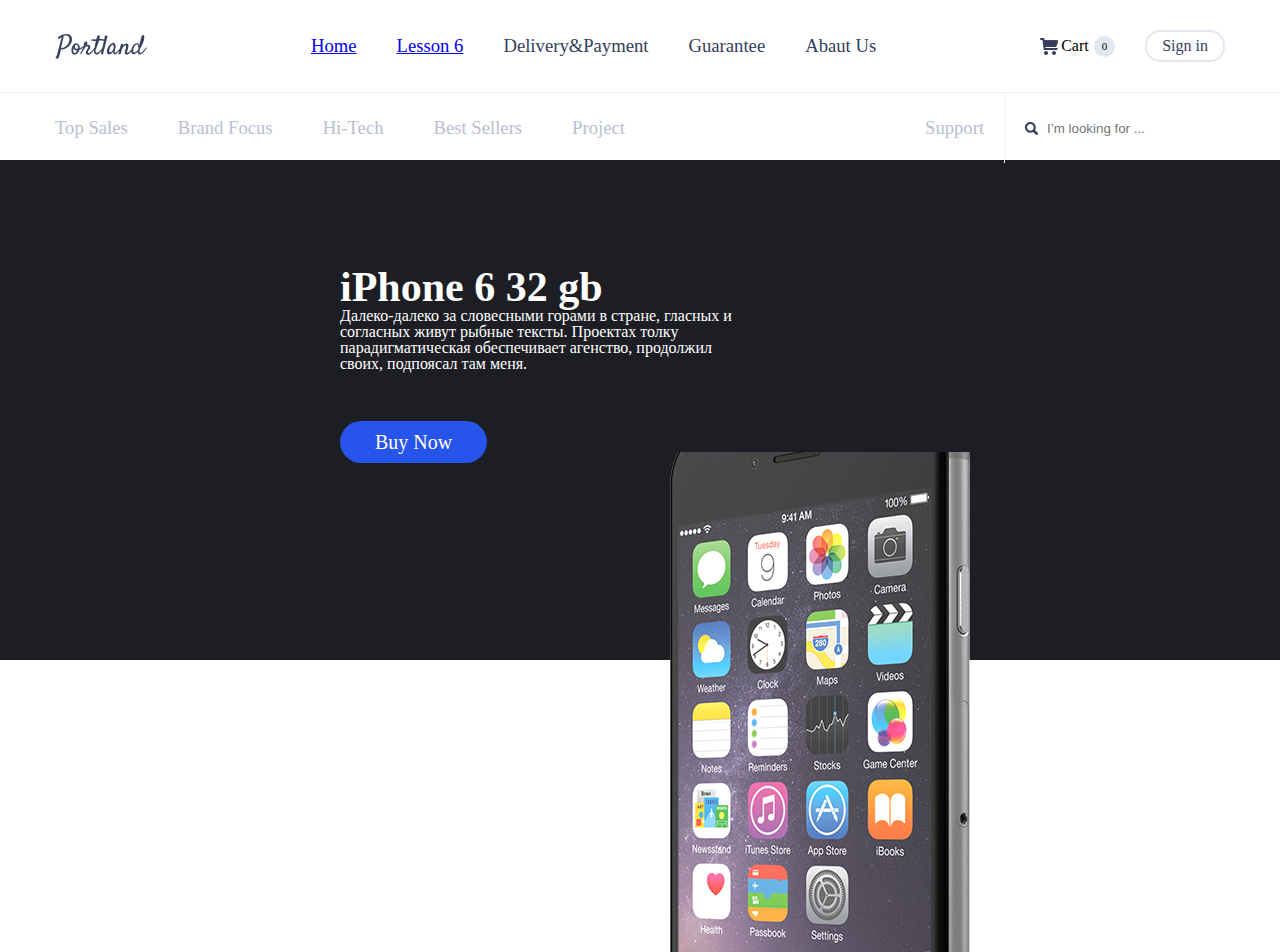
<file: index.html>
<!DOCTYPE html>
<html lang="en">
<head>
	<meta charset="UTF-8">
	<title>iPhone 6</title>
	<link rel="stylesheet" href="css/style.css">
</head>
<body>
	<header class="header">
		<div class="container">
			<div class="block__header">
				<img src="img/logo/logo.png" alt="Логотип Компании">
				<ul class="header__top__navigate">
					<li><a href="index.html">Home</a></li>
					<li><a href="lesson_6_bootsrap.html">Lesson 6</a></li>
					<li>Delivery&amp;Payment</li>
					<li>Guarantee</li>
					<li>Abaut Us</li>
				</ul>
				<div class="header__cart">
					<img src="img/cart/shopping_cart.png" alt="">
					<span class="header__cart__span">Cart</span>
					<span class="header__cart__price">0</span>
					<a href="#">Sign in</a>
				</div>
			</div>
		</div>
		<div class="navigate__bottom">
			<nav>
				<ul>
					<li><a href="#">Top Sales</a></li>
					<li><a href="#">Brand Focus</a></li>
					<li><a href="#">Hi-Tech</a></li>
					<li><a href="#">Best Sellers</a></li>
					<li><a href="#">Project</a></li>
				</ul>
			</nav>
			<div class="support search">
				<span class="navigate__support"><a href="#">Support</a></span>
				<form action="URL" class="form">
				<img src="../img/search/search-icon.png" alt="">
					<input type="search" placeholder="I’m looking for ...">
				</form>
			</div>
		</div>
	</header>
		<main class="main">
			<div class="main__block">
				<h1>iPhone 6 32 gb</h1>
				<div class="main__desription">
					<p>Далеко-далеко за словесными горами в стране, гласных и согласных живут рыбные тексты. Проектах толку парадигматическая обеспечивает агенство, продолжил своих, подпоясал там меня.</p>
				</div>
				<div class="main__shop__phone">
					<a href="#">Buy Now</a>
				</div>
			</div>
			<div class="main__phone">
				
			</div>
				
			
		</main>

</body>
</html>
</file>
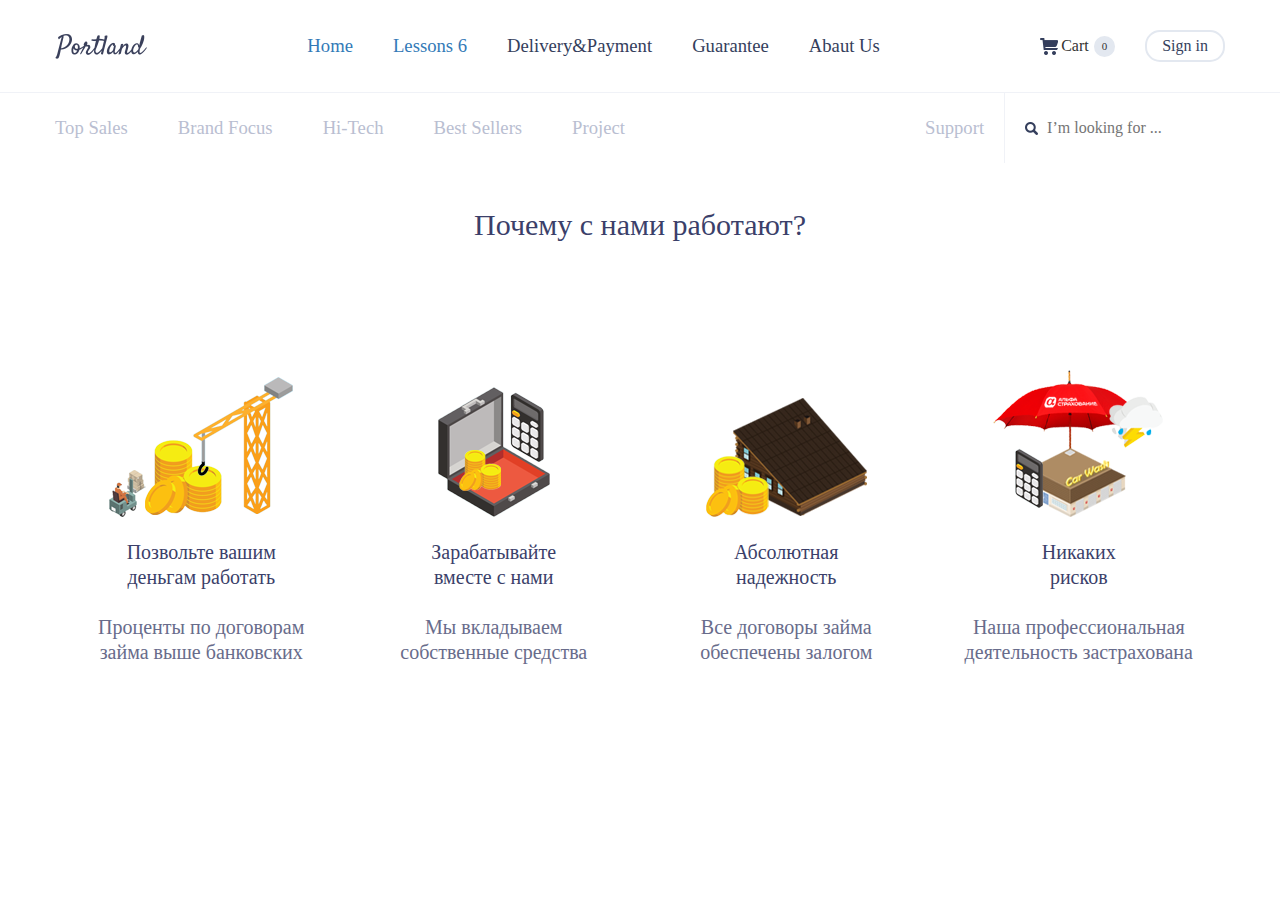
<file: lesson_6_bootsrap.html>
<!DOCTYPE html>
<html lang="en">
<head>
	<meta charset="UTF-8">
	<title>Сетки </title>
	<link rel="stylesheet" href="css/bootstrap.css">
	<link rel="stylesheet" href="css/bootstrap-theme.css">
	<link rel="stylesheet" href="css/lesson_6.css">
</head>
<body>
	<header class="header">
		<div class="header_container">
			<div class="block_header">
				<img src="img/logo/logo.png" alt="Логотип Компании">
				<ul class="header_navigate">
					<li><a href="index.html">Home</a></li>
					<li><a href="lesson_6_bootsrap.html">Lessons 6</a></li>
					<li>Delivery&amp;Payment</li>
					<li>Guarantee</li>
					<li>Abaut Us</li>
				</ul>
				<div class="header_cart">
					<img src="img/cart/shopping_cart.png" alt="">
					<span class="header_cart_span">Cart</span>
					<span class="header_cart_price">0</span>
					<a href="#">Sign in</a>
				</div>
			</div>
		</div>
		<div class="navigate">
			<nav>
				<ul>
					<li><a href="#">Top Sales</a></li>
					<li><a href="#">Brand Focus</a></li>
					<li><a href="#">Hi-Tech</a></li>
					<li><a href="#">Best Sellers</a></li>
					<li><a href="#">Project</a></li>
				</ul>
			</nav>
			<div class="support_search">
				<span class="navigate_support"><a href="#">Support</a></span>
				<form action="URL" class="form">
				<img src="../img/search/search-icon.png" alt="">
					<input type="search" placeholder="I’m looking for ...">
				</form>
			</div>
		</div>
	</header>
	<main class="main">
		<div class="block_top_main">
			<h1>Почему с нами работают?</h1>
		</div>
		<div class="container">
			<div class="row">
				<div class="col-lg-3">
					<img src="img/cash_1.png" alt="" class="block-img__1">
					<p>Позвольте вашим<br>деньгам работать</p>
					<span>Проценты по договорам<br>займа выше банковских</span>
				</div>
				<div class="col-lg-3">
					<img src="img/cash_2.png" alt="" class="block-img__2">
					<p>Зарабатывайте<br>вместе с нами</p>
					<span>Мы вкладываем<br>собственные средства</span>
				</div>
				<div class="col-lg-3">
					<img src="img/cash_3.png" alt="" class="block-img__3">
					<p>Абсолютная<br>надежность</p>
					<span>Все договоры займа<br>обеспечены залогом</span>
				</div>
				<div class="col-lg-3">
					<img src="img/cash_4.png" alt="" class="block-img__4">
					<p>Никаких<br>рисков</p>
					<span>Наша профессиональная<br>деятельность застрахована</span>
				</div>

			</div>
		</div>

	
	</main>
		

</body>
</html>
</file>
<file: css/style.css>
/* http://meyerweb.com/eric/tools/css/reset/ 
   v2.0 | 20110126
   License: none (public domain)
*/

html, body, div, span, applet, object, iframe,
h1, h2, h3, h4, h5, h6, p, blockquote, pre,
a, abbr, acronym, address, big, cite, code,
del, dfn, em, img, ins, kbd, q, s, samp,
small, strike, strong, sub, sup, tt, var,
b, u, i, center,
dl, dt, dd, ol, ul, li,
fieldset, form, label, legend,
table, caption, tbody, tfoot, thead, tr, th, td,
article, aside, canvas, details, embed, 
figure, figcaption, footer, header, hgroup, 
menu, nav, output, ruby, section, summary,
time, mark, audio, video {
	margin: 0;
	padding: 0;
	border: 0;
	font-size: 100%;
	font: inherit;
	vertical-align: baseline;
}
/* HTML5 display-role reset for older browsers */
article, aside, details, figcaption, figure, 
footer, header, hgroup, menu, nav, section {
	display: block;
}
body {
	line-height: 1;
}
ol, ul {
	list-style: none;
}
blockquote, q {
	quotes: none;
}
blockquote:before, blockquote:after,
q:before, q:after {
	content: '';
	content: none;
}
table {
	border-collapse: collapse;
	border-spacing: 0;
}
/*логотип меню cart*/
.header{
	height: 160px;
}
.container {
	border-bottom: solid 1px #f0f2f7;
}
.block__header {
	width: 1170px;
	margin: 0 auto;	
	padding-top: 30px;
	padding-bottom: 30px;
	display: flex;
	justify-content: space-between;
	align-items: center;
}
.header__top__navigate {
	margin: 0 auto;
}
.header__top__navigate ul{
	display: flex;
}
.header__top__navigate li {
	color: #343e5c;
	float: left;
	margin-right: 40px;
	font-size: 14pt;

}
.header__top__navigate li:last-child{
	margin: 0;
}
.header__cart {
	display: flex;
	align-items: center;
}
.header__cart__span {
	margin-right: 5px;
	margin-left: 3px;
}
.header__cart__price{
	background-color: #e3e8f0;
    padding: 5px 8px;
    font-size: 0.6875rem;
    border-radius: 50%;
    margin-right: 30px;
}
.header__cart a {
	align-items: center;
	border:solid 2px #e3e8f0;
	color: #343e5c;
	border-radius: 15px;
	padding: 6px 15px;
	text-decoration: none;
}
/*навигация поддержка поиск*/
.navigate__bottom {
	display: flex;
	width: 1170px;
	margin: 0 auto;
	align-items: center;

}
.navigate__bottom ul {
	display: flex;
}

.navigate__bottom ul li{
	text-decoration: none;
	margin-right: 50px;
}
.navigate__bottom li:last-child{
	margin: 0;
}
.navigate__bottom ul li a{
	color: #b9bed1;
	text-decoration: none;
	font-size: 14pt;
}
.navigate__bottom a:hover {
	color: #343e5c;
}
/*support_search*/
.support, .search {
	margin-left: auto;
    width: 100%;
    max-width: 300px;
    display: flex;
    justify-content: space-between;
    align-items: center;

}
.navigate__support{
    	padding-right: 20px;
}
.navigate__support a{
	text-decoration: none;
	font-size: 14pt;
	color: #b9bed1;
}
.navigate__support a:hover {
	color: #343e5c;
}
.form {
	height: 70px;
	border-left: solid #f0f2f7 1px;
	display: flex;
	align-items: center;
	padding-left:  20px;
}
input {
	border-radius: 5px; 	
	height: 30px;
	border:none; 
	padding-left:9px;
}
/*main*/
.main {
	background-color: #1c1e23;
	height: 500px;
}
.main__block{
	width: 400px;
	color: white;
	float: left;
	margin-top: 106px;
	margin-left:  340px;
	
}
.main__block h1 {
	font-size: 42px;
	font-weight: bold;
}-

.main__desription {
	margin-top: 30px;
	line-height: 20px;
	text-align: justify;
}
.main__shop__phone  {
	margin-top: 60px;

}
.main__shop__phone a {
 	background-color: #2754eb;
    padding: 10px 35px;
    border-radius: 30px;
    text-decoration: none;
    color: white;
    font-size: 20px;
}
.main__shop__phone a:hover {
	background-color: #6ac762;
}
.main__phone {
	background-image: url(../img/phone/iphone6.png);
	background-position: 0 -65px;
	width: 300px;
	float: right;
	margin-right: 310px;
	height: 500px;
	position: relative;
	display: block;
	
}
</file>
<file: css/lesson_6.css>
/* http://meyerweb.com/eric/tools/css/reset/ 
   v2.0 | 20110126
   License: none (public domain)
*/

html, body, div, span, applet, object, iframe,
h1, h2, h3, h4, h5, h6, p, blockquote, pre,
a, abbr, acronym, address, big, cite, code,
del, dfn, em, img, ins, kbd, q, s, samp,
small, strike, strong, sub, sup, tt, var,
b, u, i, center,
dl, dt, dd, ol, ul, li,
fieldset, form, label, legend,
table, caption, tbody, tfoot, thead, tr, th, td,
article, aside, canvas, details, embed, 
figure, figcaption, footer, header, hgroup, 
menu, nav, output, ruby, section, summary,
time, mark, audio, video {
	margin: 0;
	padding: 0;
	border: 0;
	font-size: 100%;
	font: inherit;
	vertical-align: baseline;
}
/* HTML5 display-role reset for older browsers */
article, aside, details, figcaption, figure, 
footer, header, hgroup, menu, nav, section {
	display: block;
}
body {
	line-height: 1;
}
ol, ul {
	list-style: none;
}
blockquote, q {
	quotes: none;
}
blockquote:before, blockquote:after,
q:before, q:after {
	content: '';
	content: none;
}
table {
	border-collapse: collapse;
	border-spacing: 0;
}
*{
	background-color: white;
}

/*логотип меню cart*/
.header{
	height: 160px;
}
.header_container {
	border-bottom: solid 1px #f0f2f7;
}
.block_header {
	width: 1170px;
	margin: 0 auto;	
	padding-top: 30px;
	padding-bottom: 30px;
	display: flex;
	justify-content: space-between;
	align-items: center;
}
.header_navigate {
	margin: 0 auto;
}
.header_navigate ul{
	display: flex;
}
.header_navigate li {
	color: #343e5c;
	float: left;
	margin-right: 40px;
	font-size: 14pt;

}
.header_navigate li:last-child{
	margin: 0;
}
.header_cart {
	display: flex;
	align-items: center;
}
.header_cart_span {
	margin-right: 5px;
	margin-left: 3px;
}
.header_cart_price{
	background-color: #e3e8f0;
    padding: 5px 8px;
    font-size: 0.6875rem;
    border-radius: 50%;
    margin-right: 30px;
}
.header_cart a {
	align-items: center;
	border:solid 2px #e3e8f0;
	color: #343e5c;
	border-radius: 15px;
	padding: 6px 15px;
	text-decoration: none;
}
/*навигация поддержка поиск*/
.navigate {
	display: flex;
	width: 1170px;
	margin: 0 auto;
	align-items: center;

}
.navigate ul {
	display: flex;
}

.navigate ul li{
	text-decoration: none;
	margin-right: 50px;
}
.navigate li:last-child{
	margin: 0;
}
.navigate ul li a{
	color: #b9bed1;
	text-decoration: none;
	font-size: 14pt;
}
.navigate a:hover {
	color: #343e5c;
}
/*support_search*/
.support_search {
	margin-left: auto;
    width: 100%;
    max-width: 300px;
    display: flex;
    justify-content: space-between;
    align-items: center;

}
.navigate_support{
    	padding-right: 20px;
}
.navigate_support a{
	text-decoration: none;
	font-size: 14pt;
	color: #b9bed1;
}
.navigate_support a:hover {
	color: #343e5c;
}
.form {
	height: 70px;
	border-left: solid #f0f2f7 1px;
	display: flex;
	align-items: center;
	padding-left:  20px;
}
input {
	border-radius: 5px; 	
	height: 30px;
	border:none; 
	padding-left:9px;
}

.main {
	margin-top: 50px;
}

.block_top_main {
	text-align: center;
	font-size: 30px;
	color: #3b3f6a;

}

/* Bootsrap*/
.row {
	align-items: stretch;
}
.col-lg-3 {
	text-align: center;
	margin-top: 130px;
}
.col-lg-3 p {
	font-size: 20px;
	color: #3b3f6a;
	line-height: 25px;
	margin-top: 20px;
	align-items: center;
}
.col-lg-3 span {
	display: block;
	font-size: 20px;
	color: #686c8b;
	margin-top: 25px;
	line-height: 25px;
}
.col-lg-3:hover {
	border:solid;

}
.block-img__1 {

	padding-top: 7px;
}
.block-img__2 {

	padding-top: 17px;
}
.block-img__3 {

	padding-top: 28px;
}
</file>
